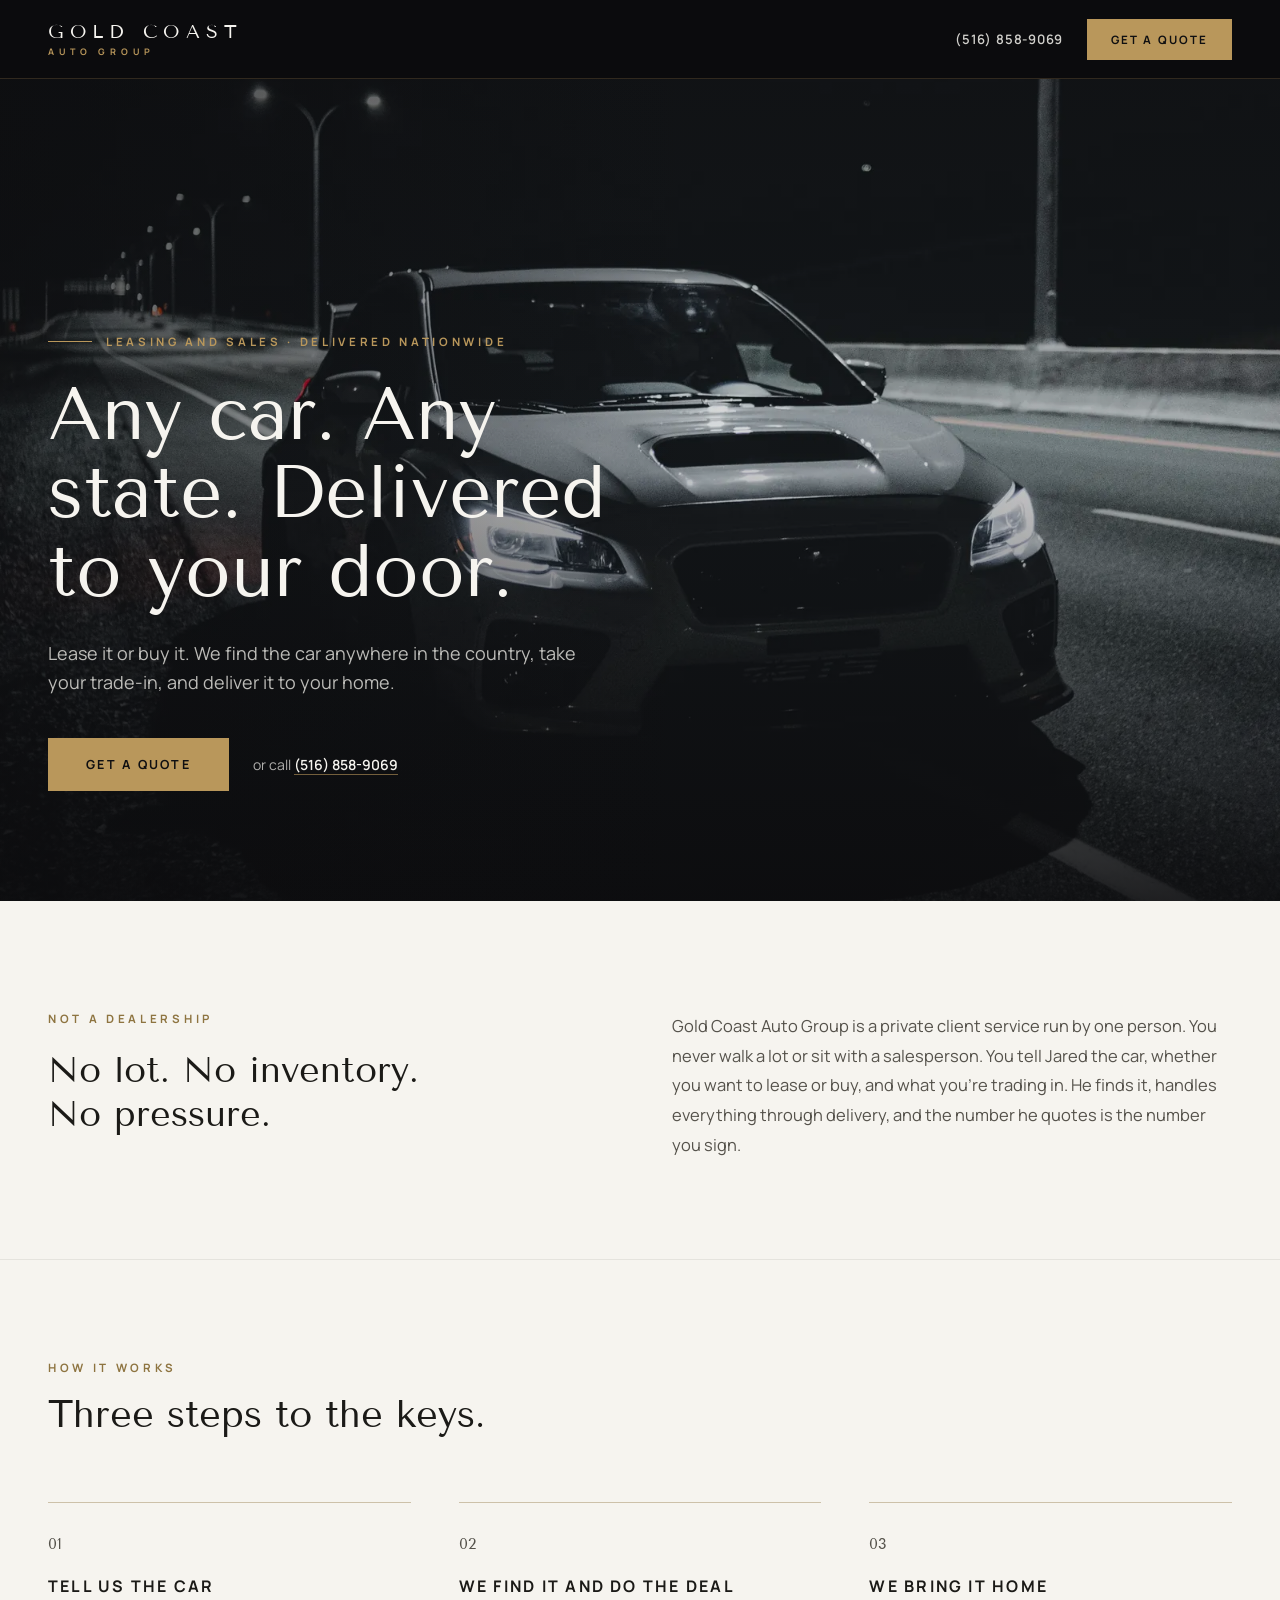
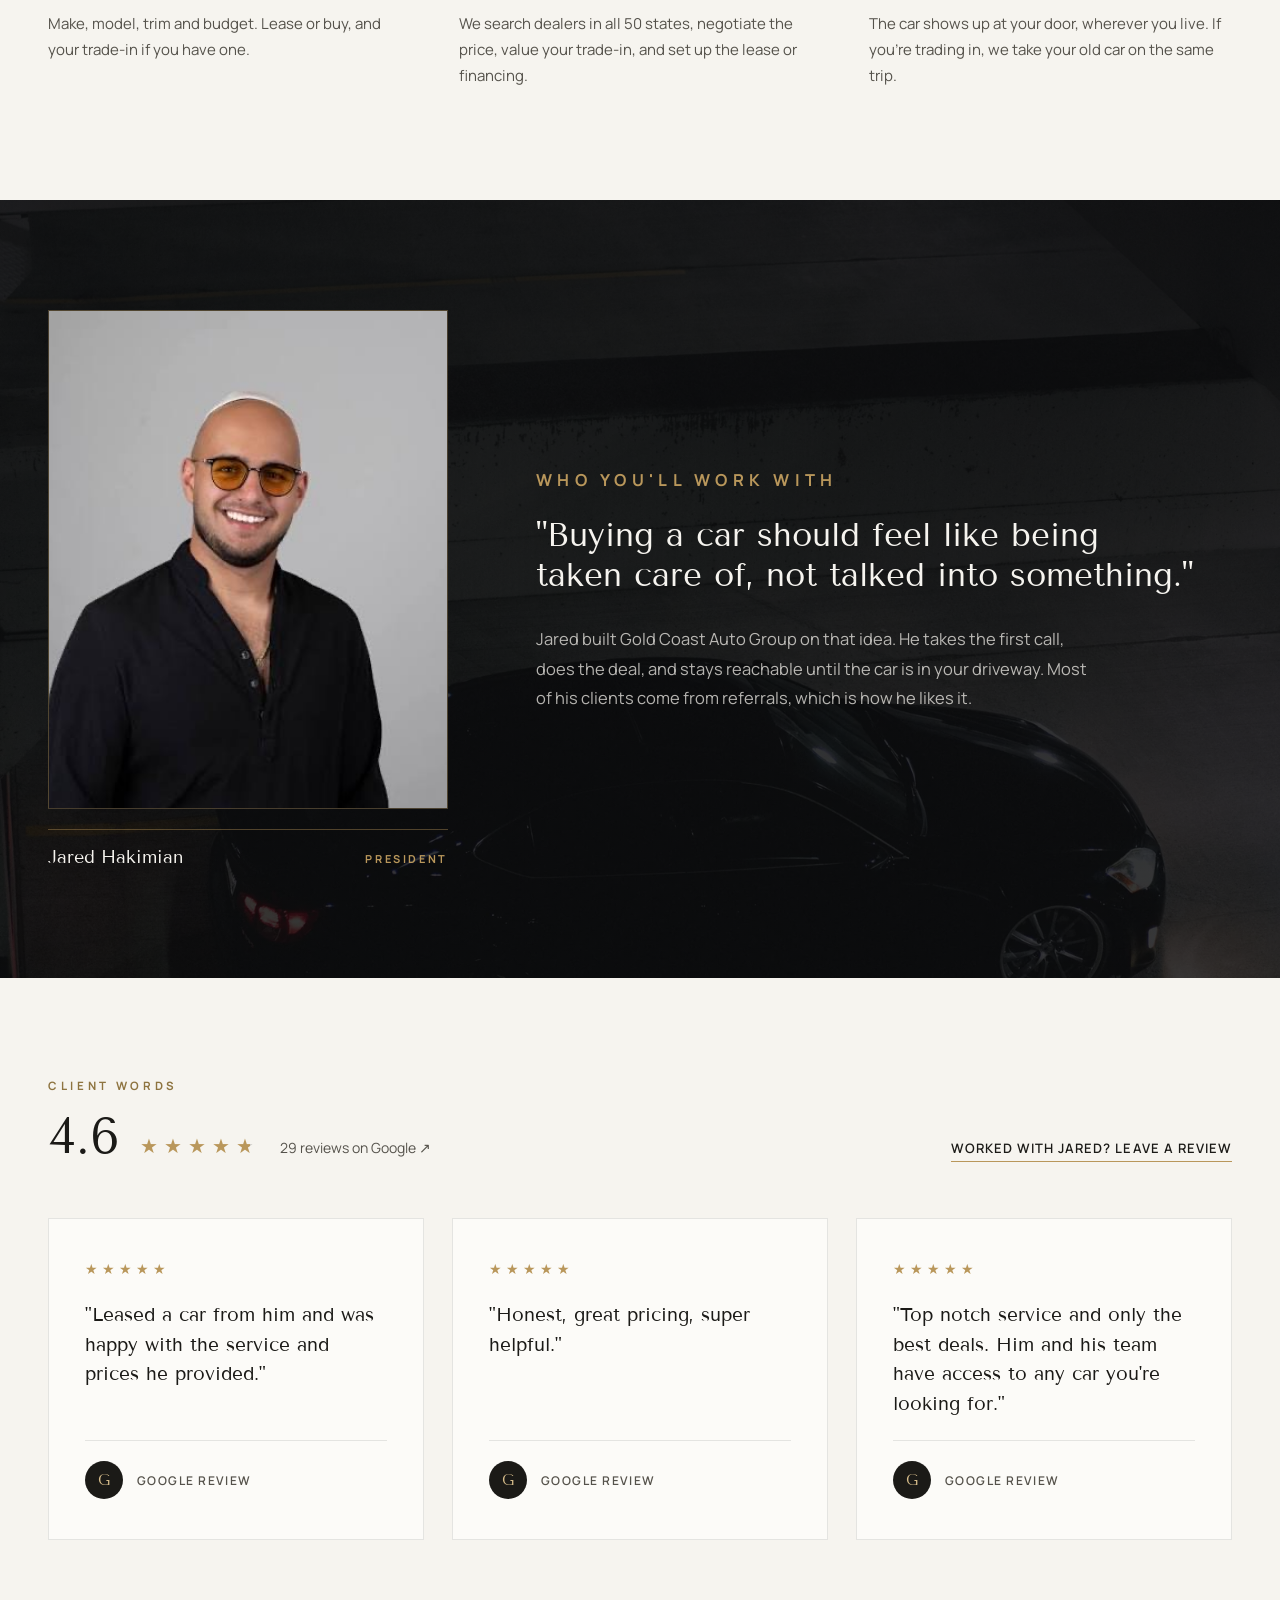
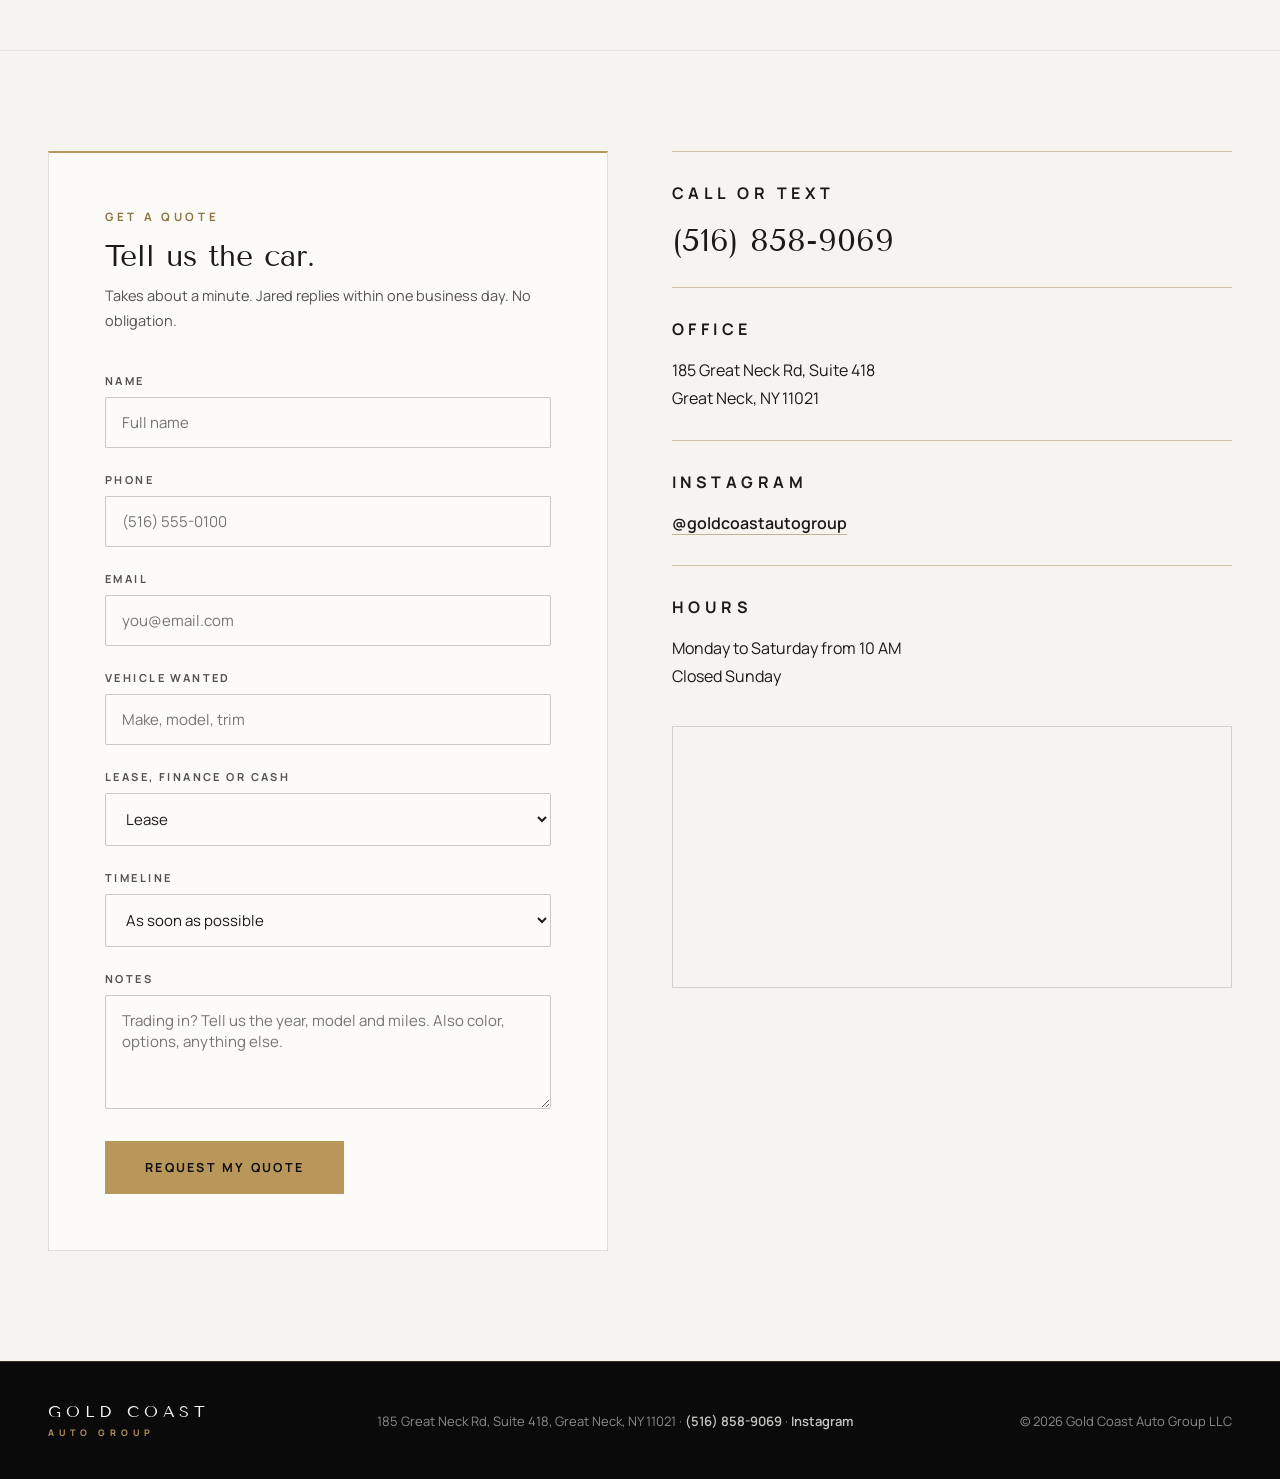
<file: gold-coast-auto/index.html>
<!DOCTYPE html>
<html lang="en">
<head>
<meta charset="utf-8">
<meta name="viewport" content="width=device-width, initial-scale=1">
<title>Gold Coast Auto Group | Concierge Auto Brokerage, Great Neck NY</title>
<meta name="description" content="Lease or buy any car, delivered to your home anywhere in the US. Gold Coast Auto Group finds the exact car you want, sets up the lease or financing, takes your trade-in, and brings it to you. Based in Great Neck, NY.">
<link rel="canonical" href="https://goldcoastautogroup.com/">
<meta property="og:type" content="website">
<meta property="og:title" content="Gold Coast Auto Group | Concierge Auto Brokerage">
<meta property="og:description" content="Lease or buy any car, delivered to your home anywhere in the US. Trade-ins welcome. Based in Great Neck, NY.">
<meta property="og:image" content="https://goldcoastautogroup.com/images/og.jpg">
<meta name="theme-color" content="#0C0C0E">
<link rel="icon" href="favicon.ico" sizes="48x48">
<link rel="icon" href="favicon-96.png" type="image/png" sizes="96x96">
<link rel="icon" href="favicon-192.png" type="image/png" sizes="192x192">
<link rel="icon" href="favicon.svg" type="image/svg+xml">
<link rel="apple-touch-icon" href="apple-touch-icon.png">
<link rel="preconnect" href="https://fonts.googleapis.com">
<link rel="preconnect" href="https://fonts.gstatic.com" crossorigin>
<link href="https://fonts.googleapis.com/css2?family=Tenor+Sans&family=Manrope:wght@400;500;600;700;800&display=swap" rel="stylesheet">
<link rel="stylesheet" href="css/site.css">
<script type="application/ld+json">
{
  "@context": "https://schema.org",
  "@type": "AutoDealer",
  "name": "Gold Coast Auto Group",
  "description": "Car leasing and sales. Any make, any model, found anywhere in the country and delivered to your home. Trade-ins accepted.",
  "url": "https://goldcoastautogroup.com/",
  "telephone": "+1-516-858-9069",
  "address": { "@type": "PostalAddress", "streetAddress": "185 Great Neck Rd, Suite 418", "addressLocality": "Great Neck", "addressRegion": "NY", "postalCode": "11021", "addressCountry": "US" },
  "openingHoursSpecification": [{ "@type": "OpeningHoursSpecification", "dayOfWeek": ["Monday","Tuesday","Wednesday","Thursday","Friday","Saturday"], "opens": "10:00", "closes": "18:00" }],
  "areaServed": "United States",
  "founder": { "@type": "Person", "name": "Jared Hakimian", "jobTitle": "President" },
  "sameAs": ["https://www.instagram.com/goldcoastautogroup/"]
}
</script>
</head>
<body>

<header class="site-header">
  <div class="wrap">
    <a href="#top" class="brand" aria-label="Gold Coast Auto Group">
      <span class="brand-name">GOLD COAST</span>
      <span class="brand-sub">AUTO GROUP</span>
    </a>
    <div class="header-cta">
      <a href="tel:+15168589069" class="header-phone">(516) 858-9069</a>
      <a href="#quote" class="header-btn">Get a Quote</a>
    </div>
  </div>
</header>

<main id="top">

<section class="hero">
  <picture>
    <source type="image/webp" media="(max-width: 760px)" srcset="images/highway-night-900.webp">
    <source type="image/webp" srcset="images/highway-night-1600.webp">
    <img class="hero-img" src="images/highway-night-1600.jpg" alt="Car on a highway at night" fetchpriority="high">
  </picture>
  <div class="hero-shade-v"></div>
  <div class="hero-shade-h"></div>
  <div class="wrap">
    <div class="eyebrow-rule"><span>Leasing and sales<span class="sm-hide"> · Delivered nationwide</span></span></div>
    <h1>Any car. Any state. Delivered to your door.</h1>
    <p>Lease it or buy it. We find the car anywhere in the country, take your trade-in, and deliver it to your home.</p>
    <div class="btn-row">
      <a href="#quote" class="btn btn-gold">Get a Quote</a>
      <span class="or">or call <a href="tel:+15168589069">(516) 858-9069</a></span>
    </div>
  </div>
</section>

<section class="section-cream intro">
  <div class="wrap">
    <div class="intro-grid">
      <div>
        <p class="eyebrow on-cream">Not a dealership</p>
        <h2>No lot. No inventory. No pressure.</h2>
      </div>
      <p class="lead">Gold Coast Auto Group is a private client service run by one person. You never walk a lot or sit with a salesperson. You tell Jared the car, whether you want to lease or buy, and what you're trading in. He finds it, handles everything through delivery, and the number he quotes is the number you sign.</p>
    </div>
  </div>
</section>

<section class="section-cream how">
  <div class="wrap">
    <p class="eyebrow on-cream">How it works</p>
    <h2 class="h2 on-cream">Three steps to the keys.</h2>
    <div class="steps">
      <div class="step"><p class="step-n">01</p><h3>Tell us the car</h3><p>Make, model, trim and budget. Lease or buy, and your trade-in if you have one.</p></div>
      <div class="step"><p class="step-n">02</p><h3>We find it and do the deal</h3><p>We search dealers in all 50 states, negotiate the price, value your trade-in, and set up the lease or financing.</p></div>
      <div class="step"><p class="step-n">03</p><h3>We bring it home</h3><p>The car shows up at your door, wherever you live. If you're trading in, we take your old car on the same trip.</p></div>
    </div>
  </div>
</section>

<section class="section-dark profile">
  <picture>
    <source type="image/webp" media="(max-width: 760px)" srcset="images/garage-overhead-900.webp">
    <source type="image/webp" srcset="images/garage-overhead-1600.webp">
    <img src="images/garage-overhead-1600.jpg" alt="" loading="lazy">
  </picture>
  <div class="shade"></div>
  <div class="wrap">
    <div class="profile-card">
      <div class="headshot" data-headshot>
        <img src="images/jared.jpg" alt="Jared Hakimian, President of Gold Coast Auto Group" loading="lazy">
      </div>
      <div class="profile-name">
        <span class="n">Jared Hakimian</span>
        <span class="t">President</span>
      </div>
    </div>
    <div class="profile-text">
      <p class="eyebrow on-dark">Who you'll work with</p>
      <h2>"Buying a car should feel like being taken care of, not talked into something."</h2>
      <p>Jared built Gold Coast Auto Group on that idea. He takes the first call, does the deal, and stays reachable until the car is in your driveway. Most of his clients come from referrals, which is how he likes it.</p>
    </div>
  </div>
</section>

<section class="section-cream reviews">
  <div class="wrap">
    <p class="eyebrow on-cream">Client words</p>
    <div class="rating">
      <a class="rating-link" href="https://www.google.com/maps/place/?q=place_id:ChIJe4rSmx6JwokRh_ofT8-ufDg" target="_blank" rel="noopener">
        <h2>4.6</h2>
        <span class="stars" aria-label="4.6 out of 5 stars">★★★★<span class="part">★</span></span>
        <span class="on">29 reviews on Google <span class="arrow" aria-hidden="true">&#8599;</span></span>
      </a>
      <a class="review-cta" href="https://search.google.com/local/writereview?placeid=ChIJe4rSmx6JwokRh_ofT8-ufDg" target="_blank" rel="noopener">Worked with Jared? Leave a review</a>
    </div>
    <div class="review-grid">
      <div class="review"><span class="stars">★★★★★</span><blockquote>"Leased a car from him and was happy with the service and prices he provided."</blockquote><div class="review-by"><span class="review-g">G</span><span class="review-src">Google review</span></div></div>
      <div class="review"><span class="stars">★★★★★</span><blockquote>"Honest, great pricing, super helpful."</blockquote><div class="review-by"><span class="review-g">G</span><span class="review-src">Google review</span></div></div>
      <div class="review"><span class="stars">★★★★★</span><blockquote>"Top notch service and only the best deals. Him and his team have access to any car you're looking for."</blockquote><div class="review-by"><span class="review-g">G</span><span class="review-src">Google review</span></div></div>
    </div>
  </div>
</section>

<section class="section-cream quote" id="quote">
  <div class="wrap">
    <div class="form-card">
      <div class="form-wrap">
        <p class="eyebrow on-cream">Get a quote</p>
        <h2>Tell us the car.</h2>
        <p class="sub">Takes about a minute. Jared replies within one business day. No obligation.</p>
        <form id="quote-form" class="form" novalidate="">
          <input type="hidden" name="subject" value="Quote request from the website">
          <label>Name<input type="text" name="name" placeholder="Full name" autocomplete="name" required></label>
          <label>Phone<input type="tel" name="phone" placeholder="(516) 555-0100" autocomplete="tel" required></label>
          <label>Email<input type="email" name="email" placeholder="you@email.com" autocomplete="email" required></label>
          <label>Vehicle wanted<input type="text" name="vehicle" placeholder="Make, model, trim" required></label>
          <label>Lease, finance or cash
            <select name="payment">
              <option>Lease</option>
              <option>Finance</option>
              <option>Cash</option>
              <option>Not sure yet</option>
            </select>
          </label>
          <label>Timeline
            <select name="timeline">
              <option>As soon as possible</option>
              <option>Within 30 days</option>
              <option>1 to 3 months</option>
              <option>Just exploring</option>
            </select>
          </label>
          <label class="full">Notes<textarea name="notes" rows="4" placeholder="Trading in? Tell us the year, model and miles. Also color, options, anything else."></textarea></label>
          <label class="hp" aria-hidden="true">Leave this empty<input type="checkbox" name="botcheck" tabindex="-1"></label>
          <p class="form-error" role="alert">Something went wrong sending your request. Please try again or call (516) 858-9069.</p>
          <div class="form-foot">
            <button type="submit">Request My Quote</button>
          </div>
        </form>
      </div>
      <div class="thanks" aria-live="polite">
        <div class="check">✓</div>
        <h2 class="serif">Thank you.</h2>
        <p>Jared will reach out within one business day.</p>
        <p class="small">Need us sooner? <a href="tel:+15168589069">Call (516) 858-9069</a></p>
      </div>
    </div>
    <div class="contact-side">
      <div class="contact-row">
        <p class="footer-h">Call or text</p>
        <a href="tel:+15168589069" class="big">(516) 858-9069</a>
      </div>
      <div class="contact-row">
        <p class="footer-h">Office</p>
        <p>185 Great Neck Rd, Suite 418<br>Great Neck, NY 11021</p>
      </div>
      <div class="contact-row">
        <p class="footer-h">Instagram</p>
        <p><a href="https://www.instagram.com/goldcoastautogroup/" class="ig" target="_blank" rel="noopener">@goldcoastautogroup</a></p>
      </div>
      <div class="contact-row last">
        <p class="footer-h">Hours</p>
        <p>Monday to Saturday from 10 AM<br>Closed Sunday</p>
      </div>
      <div class="map">
        <iframe src="https://www.google.com/maps?q=185+Great+Neck+Rd+Suite+418,+Great+Neck,+NY+11021&amp;output=embed" loading="lazy" referrerpolicy="no-referrer-when-downgrade" title="Map: 185 Great Neck Rd, Great Neck, NY"></iframe>
      </div>
    </div>
  </div>
</section>

</main>

<footer class="site-footer">
  <div class="wrap footer-bottom">
    <div>
      <p class="brand-name">GOLD COAST</p>
      <p class="brand-sub">AUTO GROUP</p>
    </div>
    <span>185 Great Neck Rd, Suite 418, Great Neck, NY 11021 · <a href="tel:+15168589069">(516) 858-9069</a> · <a href="https://www.instagram.com/goldcoastautogroup/" target="_blank" rel="noopener">Instagram</a></span>
    <span>© 2026 Gold Coast Auto Group LLC</span>
  </div>
</footer>

<script src="js/site.js"></script>
</body>
</html>
</file>
<file: gold-coast-auto/css/site.css>
/* Gold Coast Auto Group — one-page site
   Colors and type come from the Claude Design export. */

:root {
  --bg: #0C0C0E;
  --bg-2: #101013;
  --bg-footer: #0A0A0B;
  --cream: #F6F4EF;
  --card: #FCFBF8;
  --ink: #1B1A17;
  --muted: #55524B;
  --gold: #B9975B;
  --gold-light: #D6BC8A;
  --gold-dark: #8E7440;
  --gold-hover: #C9AA6E;
  --btn-ink: #0F0F11;
  --serif: 'Tenor Sans', serif;
  --sans: 'Manrope', sans-serif;
  --gutter: 48px;
  --header-h: 78px;
}

html { scroll-behavior: smooth; }
html, body { margin: 0; padding: 0; background: var(--bg); }
body { font-family: var(--sans); color: var(--ink); -webkit-font-smoothing: antialiased; }
a { color: var(--gold); text-decoration: none; }
a:hover { color: var(--gold-light); }
::selection { background: var(--gold); color: var(--bg); }
img { display: block; }
h1, h2, h3, p { margin: 0; }
.serif { font-family: var(--serif); font-weight: 400; }
.wrap { max-width: 1400px; margin: 0 auto; padding-left: var(--gutter); padding-right: var(--gutter); }

/* ---------- Buttons and small type ---------- */
.btn { display: inline-block; font-size: 12.5px; font-weight: 700; letter-spacing: 0.18em; text-transform: uppercase; padding: 18px 38px; transition: background .2s, color .2s; }
.btn-gold { background: var(--gold); color: var(--btn-ink); }
.btn-gold:hover { background: var(--gold-hover); color: var(--btn-ink); }
.btn-row { display: flex; gap: 24px; flex-wrap: wrap; align-items: center; }
.btn-row .or { font-size: 14px; color: rgba(246,244,239,0.7); }
.btn-row .or a { color: var(--cream); font-weight: 600; border-bottom: 1px solid rgba(185,151,91,0.6); }
.btn-row .or a:hover { color: var(--gold-light); }
.eyebrow { font-size: 11.5px; font-weight: 700; letter-spacing: 0.32em; text-transform: uppercase; margin: 0 0 18px; }
.eyebrow.on-cream { color: var(--gold-dark); }
.eyebrow.on-dark { color: var(--gold); }
.eyebrow-rule { display: flex; align-items: center; gap: 14px; }
.eyebrow-rule::before { content: ""; display: inline-block; flex-shrink: 0; width: 44px; height: 1px; background: var(--gold); }
.h2 { font-family: var(--serif); font-weight: 400; font-size: clamp(34px,3vw,48px); line-height: 1.15; }
.h2.on-cream { color: var(--ink); }
.section-cream { background: var(--cream); }
.section-cream + .section-cream { border-top: 1px solid rgba(27,26,23,0.08); }
.section-dark { background: var(--bg); }

/* ---------- Header ---------- */
.site-header { position: sticky; top: 0; z-index: 50; background: rgba(12,12,14,0.82); backdrop-filter: blur(14px); -webkit-backdrop-filter: blur(14px); border-bottom: 1px solid rgba(185,151,91,0.22); }
.site-header .wrap { padding-top: 14px; padding-bottom: 14px; min-height: 50px; display: flex; align-items: center; justify-content: space-between; gap: 24px; }
.brand { display: flex; flex-direction: column; line-height: 1; }
.brand-name { font-family: var(--serif); font-size: 19px; letter-spacing: 0.32em; color: var(--cream); }
.brand-sub { font-size: 9px; letter-spacing: 0.54em; color: var(--gold); margin-top: 6px; font-weight: 700; }
.header-cta { display: flex; gap: 24px; align-items: center; }
.header-phone { font-size: 13px; font-weight: 600; letter-spacing: 0.06em; color: rgba(246,244,239,0.85); }
.header-phone:hover { color: var(--gold-light); }
.header-btn { background: var(--gold); color: var(--btn-ink); font-size: 11.5px; font-weight: 700; letter-spacing: 0.18em; text-transform: uppercase; padding: 13px 24px; white-space: nowrap; }
.header-btn:hover { background: var(--gold-hover); color: var(--btn-ink); }

/* ---------- Hero ---------- */
@keyframes heroDrift { from { transform: scale(1); } to { transform: scale(1.07); } }
.hero { position: relative; height: calc(100vh - var(--header-h)); min-height: 640px; background: var(--bg-2); overflow: hidden; display: flex; align-items: flex-end; }
.hero-img { position: absolute; inset: 0; width: 100%; height: 100%; object-fit: cover; object-position: center 58%; animation: heroDrift 22s ease-in-out infinite alternate; }
.hero-shade-v { position: absolute; inset: 0; background: linear-gradient(180deg, rgba(12,12,14,0.5) 0%, rgba(12,12,14,0.15) 42%, rgba(12,12,14,0.9) 100%); }
.hero-shade-h { position: absolute; inset: 0; background: linear-gradient(90deg, rgba(12,12,14,0.55) 0%, rgba(12,12,14,0) 55%); }
.hero .wrap { position: relative; width: 100%; padding-bottom: 110px; }
.hero .eyebrow-rule { margin-bottom: 26px; }
.hero .eyebrow-rule span { font-size: 11.5px; font-weight: 700; letter-spacing: 0.32em; text-transform: uppercase; color: var(--gold); }
.hero h1 { font-family: var(--serif); font-weight: 400; font-size: clamp(52px,5.8vw,92px); line-height: 1.06; color: var(--cream); margin: 0 0 28px; max-width: 16ch; text-wrap: balance; }
.hero p { font-size: 18px; line-height: 1.65; color: rgba(246,244,239,0.75); max-width: 50ch; margin: 0 0 40px; }
@media (prefers-reduced-motion: reduce) { .hero-img { animation: none; } html { scroll-behavior: auto; } }

/* ---------- Intro ---------- */
.intro .wrap { padding-top: 110px; padding-bottom: 100px; }
.intro-grid { display: grid; grid-template-columns: repeat(auto-fit, minmax(380px, 1fr)); gap: 64px; align-items: start; }
.intro-grid .eyebrow { margin-bottom: 22px; }
.intro-grid h2 { font-family: var(--serif); font-weight: 400; font-size: clamp(32px,2.8vw,44px); line-height: 1.22; color: var(--ink); text-wrap: balance; }
.intro-grid p.lead { font-size: 16.5px; line-height: 1.8; color: var(--muted); max-width: 56ch; align-self: end; }

/* ---------- How it works ---------- */
.how .wrap { padding-top: 100px; padding-bottom: 110px; }
.how .h2 { margin-bottom: 64px; }
.steps { display: grid; grid-template-columns: repeat(3, 1fr); gap: 48px; }
.step { border-top: 1px solid rgba(142,116,64,0.4); padding-top: 28px; }
.step-n { font-family: var(--serif); font-size: 56px; color: var(--gold); margin: 0 0 18px; line-height: 1; }
.step h3 { font-size: 16px; font-weight: 700; letter-spacing: 0.14em; text-transform: uppercase; color: var(--ink); margin: 0 0 14px; }
.step p { font-size: 15px; line-height: 1.75; color: var(--muted); }

/* ---------- Jared ---------- */
.profile { position: relative; overflow: hidden; background: var(--bg-2); }
.profile > picture img { position: absolute; inset: 0; width: 100%; height: 100%; object-fit: cover; object-position: center 55%; }
.profile .shade { position: absolute; inset: 0; background: linear-gradient(180deg, rgba(12,12,14,0.9) 0%, rgba(12,12,14,0.82) 100%); }
.profile .wrap { position: relative; padding-top: 110px; padding-bottom: 110px; display: grid; grid-template-columns: minmax(260px, 400px) 1fr; gap: 88px; align-items: center; }
.headshot { aspect-ratio: 4 / 5; background: linear-gradient(160deg, #15151A, #26241F); border: 1px solid rgba(185,151,91,0.3); display: flex; align-items: center; justify-content: center; overflow: hidden; }
.headshot img { width: 100%; height: 100%; object-fit: cover; }
.headshot .initials { font-family: var(--serif); font-size: 84px; letter-spacing: 0.18em; color: var(--gold); padding-left: 0.18em; }
.profile-name { display: flex; justify-content: space-between; align-items: baseline; border-top: 1px solid rgba(185,151,91,0.4); margin-top: 20px; padding-top: 16px; }
.profile-name .n { font-family: var(--serif); font-size: 18px; color: var(--cream); }
.profile-name .t { font-size: 11px; font-weight: 700; letter-spacing: 0.24em; text-transform: uppercase; color: var(--gold); }
.profile-text .eyebrow { margin-bottom: 22px; }
.profile-text h2 { font-family: var(--serif); font-weight: 400; font-size: clamp(30px,2.6vw,42px); line-height: 1.2; color: var(--cream); margin: 0 0 28px; text-wrap: balance; }
.profile-text p { font-size: 16.5px; line-height: 1.8; color: rgba(246,244,239,0.72); max-width: 56ch; }

/* ---------- Reviews ---------- */
.reviews .wrap { padding-top: 100px; padding-bottom: 110px; }
.rating { display: flex; align-items: baseline; gap: 20px; flex-wrap: wrap; margin-bottom: 56px; }
.rating h2 { font-family: var(--serif); font-weight: 400; font-size: clamp(48px,4vw,64px); line-height: 1; color: var(--ink); }
.rating .stars { font-size: 20px; letter-spacing: 6px; color: var(--gold); }
.rating .stars .part { background: linear-gradient(90deg, var(--gold) 60%, rgba(27,26,23,0.18) 60%); -webkit-background-clip: text; background-clip: text; color: transparent; }
.rating .on { font-size: 14px; color: var(--muted); }
.rating-link { display: flex; align-items: baseline; gap: 20px; flex-wrap: wrap; color: inherit; text-decoration: none; }
.rating-link:hover .on, .rating-link:focus-visible .on { color: var(--ink); text-decoration: underline; text-underline-offset: 4px; }
.review-cta { margin-left: auto; font-size: 13px; font-weight: 600; letter-spacing: 0.08em; text-transform: uppercase; color: var(--ink); text-decoration: none; border-bottom: 1px solid var(--gold); padding-bottom: 4px; }
.review-cta:hover, .review-cta:focus-visible { color: var(--gold); }
@media (max-width: 700px) { .rating { flex-direction: column; align-items: flex-start; gap: 18px; } .review-cta { margin-left: 0; } }
.review-grid { display: grid; grid-template-columns: repeat(auto-fit, minmax(300px, 1fr)); gap: 28px; }
.review { background: var(--card); border: 1px solid rgba(27,26,23,0.1); padding: 40px 36px; display: flex; flex-direction: column; gap: 22px; }
.review .stars { font-size: 14px; letter-spacing: 4px; color: var(--gold); }
.review blockquote { font-family: var(--serif); font-size: 19px; line-height: 1.55; color: var(--ink); margin: 0; flex: 1; }
.review-by { display: flex; align-items: center; gap: 14px; border-top: 1px solid rgba(27,26,23,0.1); padding-top: 20px; }
.review-g { width: 38px; height: 38px; border-radius: 50%; background: var(--ink); color: var(--gold-light); display: flex; align-items: center; justify-content: center; font-family: var(--serif); font-size: 15px; }
.review-src { font-size: 12px; font-weight: 600; letter-spacing: 0.12em; text-transform: uppercase; color: var(--muted); }

/* ---------- Quote form and contact ---------- */
.quote { scroll-margin-top: 70px; }
.quote .wrap { padding-top: 100px; padding-bottom: 110px; display: grid; grid-template-columns: repeat(auto-fit, minmax(420px, 1fr)); gap: 64px; align-items: start; }
.form-card { background: var(--card); border: 1px solid rgba(27,26,23,0.12); border-top: 2px solid var(--gold); padding: 56px; }
.form-card .eyebrow { margin-bottom: 14px; }
.form-card h2 { font-family: var(--serif); font-weight: 400; font-size: 30px; color: var(--ink); margin: 0 0 10px; }
.form-card .sub { font-size: 14.5px; line-height: 1.7; color: var(--muted); margin: 0 0 40px; }
.form { display: grid; grid-template-columns: repeat(auto-fit, minmax(220px, 1fr)); gap: 24px; }
.form .full { grid-column: 1 / -1; }
input, select, textarea { font-family: var(--sans); font-size: 15px; color: var(--ink); background: var(--card); border: 1px solid rgba(27,26,23,0.22); border-radius: 2px; padding: 14px 16px; width: 100%; box-sizing: border-box; }
input:focus, select:focus, textarea:focus { outline: none; border-color: var(--gold); box-shadow: 0 0 0 3px rgba(185,151,91,0.18); }
label { display: flex; flex-direction: column; gap: 9px; font-size: 11px; font-weight: 700; letter-spacing: 0.22em; text-transform: uppercase; color: var(--muted); }
textarea { resize: vertical; }
.form-foot { grid-column: 1 / -1; margin-top: 8px; }
.form button { background: var(--gold); color: var(--btn-ink); border: 0; cursor: pointer; font-family: var(--sans); font-size: 12.5px; font-weight: 700; letter-spacing: 0.18em; text-transform: uppercase; padding: 18px 40px; transition: background .2s; }
.form button:hover { background: var(--gold-hover); }
.form button[disabled] { opacity: .6; cursor: progress; }
.form-error { grid-column: 1 / -1; font-size: 14px; color: #9A3B2E; display: none; }
.hp { position: absolute; left: -9999px; width: 1px; height: 1px; overflow: hidden; }
.thanks { display: none; text-align: center; padding: 48px 24px; }
.thanks .check { width: 64px; height: 64px; border-radius: 50%; border: 1px solid var(--gold); color: var(--gold); font-size: 26px; display: flex; align-items: center; justify-content: center; margin: 0 auto 28px; }
.thanks h2 { font-size: 34px; margin-bottom: 16px; }
.thanks p { font-size: 16px; line-height: 1.7; color: var(--muted); margin: 0 0 32px; }
.thanks p.small { font-size: 13.5px; margin: 0; }
.thanks p a { color: var(--gold-dark); font-weight: 600; }
.quote.sent .form-wrap { display: none; }
.quote.sent .thanks { display: block; }
.contact-side { display: flex; flex-direction: column; }
.contact-row { border-top: 1px solid rgba(142,116,64,0.4); padding: 28px 0; }
.footer-h { font-size: 11px; font-weight: 700; letter-spacing: 0.28em; text-transform: uppercase; color: var(--gold-dark); margin: 0 0 14px; }
.contact-row .big { font-family: var(--serif); font-size: 32px; color: var(--ink); }
.contact-row .big:hover { color: var(--gold-dark); }
.contact-row p { font-size: 16px; line-height: 1.7; color: var(--ink); }
.contact-row.last { padding-bottom: 36px; }
.contact-row .ig { color: var(--ink); font-weight: 600; border-bottom: 1px solid rgba(142,116,64,0.5); }
.contact-row .ig:hover { color: var(--gold-dark); }
.map { height: 260px; border: 1px solid rgba(27,26,23,0.16); overflow: hidden; }
.map iframe { display: block; width: 100%; height: 260px; border: 0; }

/* ---------- Footer ---------- */
.site-footer { background: var(--bg-footer); border-top: 1px solid rgba(185,151,91,0.25); }
.footer-bottom { padding-top: 40px; padding-bottom: 40px; display: flex; justify-content: space-between; align-items: center; gap: 24px; flex-wrap: wrap; font-size: 13px; color: rgba(246,244,239,0.55); }
.footer-bottom .brand-name { font-size: 16px; letter-spacing: 0.3em; }
.footer-bottom .brand-sub { margin-top: 5px; }
.footer-bottom a { color: rgba(246,244,239,0.8); font-weight: 600; }
.footer-bottom a:hover { color: var(--gold-light); }

/* ---------- Mobile ---------- */
.sm-hide { }
@media (max-width: 900px) {
  .header-phone { display: none; }
  .profile .wrap { grid-template-columns: 1fr; gap: 48px; }
  .profile-card { max-width: 360px; }
}
@media (max-width: 760px) {
  :root { --gutter: 24px; --header-h: 70px; }
  .sm-hide { display: none; }
  .hero { min-height: 560px; }
  .hero .wrap { padding-bottom: 64px; }
  .hero h1 { font-size: clamp(40px, 11vw, 56px); }
  .hero p { font-size: 16px; }
  .btn { padding: 16px 26px; }
  .intro .wrap, .how .wrap, .reviews .wrap, .quote .wrap, .profile .wrap { padding-top: 64px; padding-bottom: 64px; }
  .intro-grid, .quote .wrap { grid-template-columns: 1fr; gap: 40px; }
  .how .h2 { margin-bottom: 40px; }
  .steps { gap: 32px; grid-template-columns: 1fr; }
  .form-card { padding: 32px 24px; }
  .form { grid-template-columns: 1fr; }
  .footer-bottom { flex-direction: column; align-items: flex-start; gap: 12px; }
}
</file>
